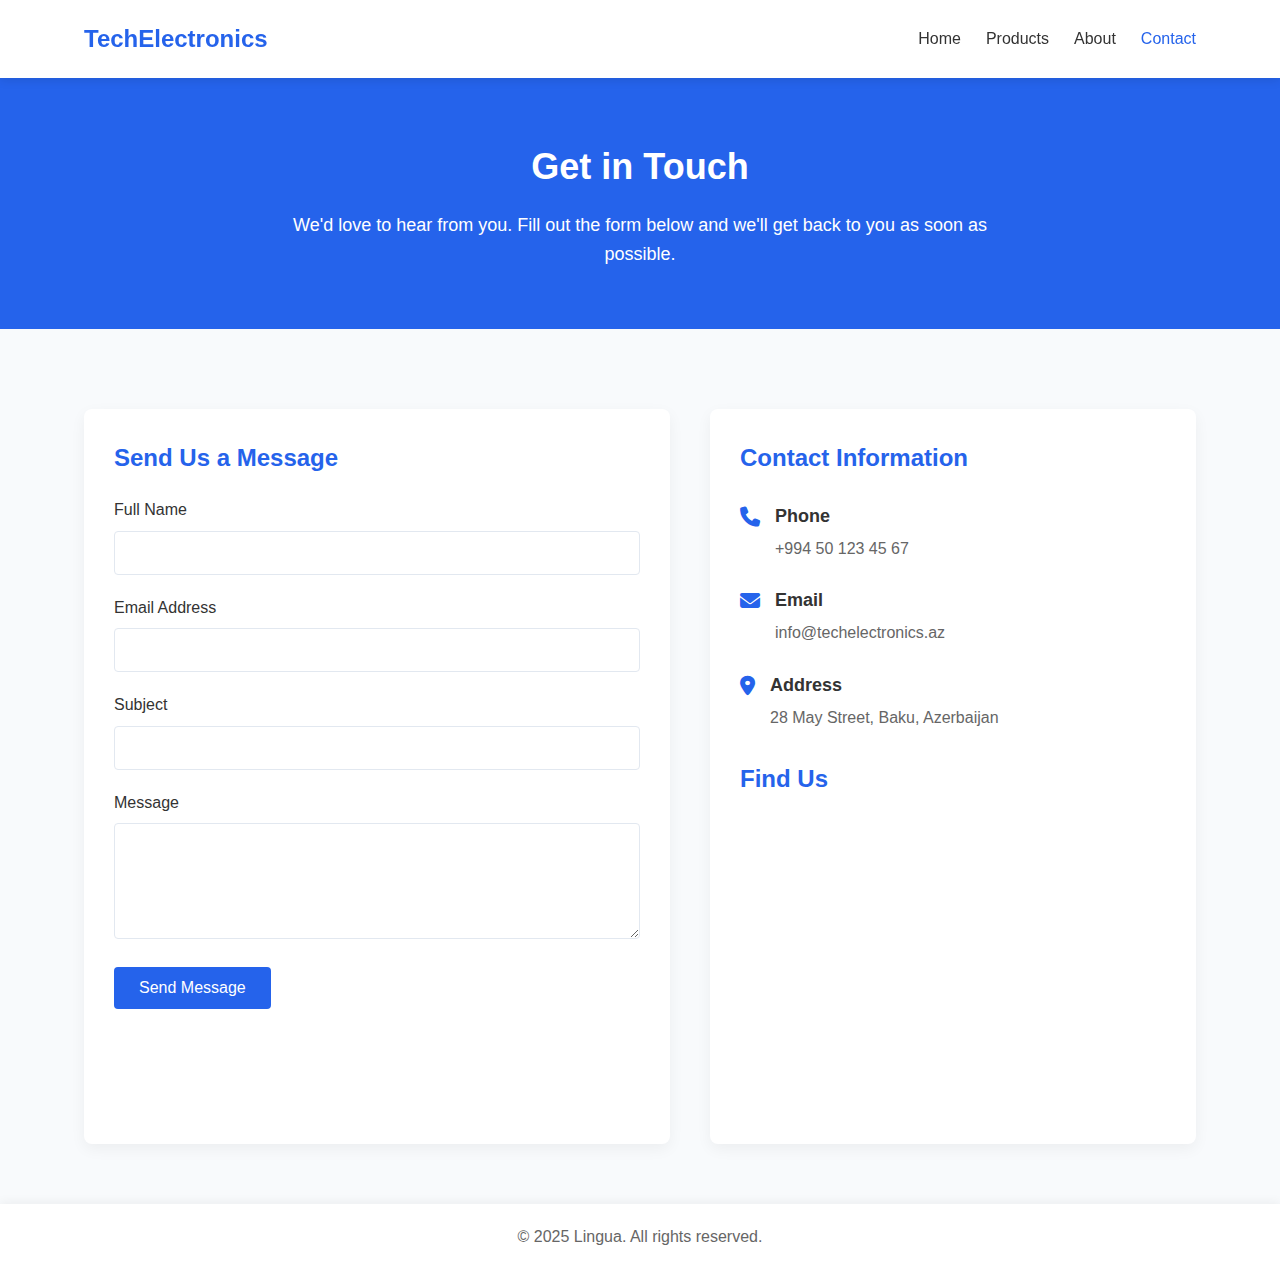
<file: contact/index.html>
<!DOCTYPE html>
<html lang="en">
<head>
    <meta charset="UTF-8">
    <meta name="viewport" content="width=device-width, initial-scale=1.0">
    <title>Contact Us - TechElectronics</title>
    <link rel="stylesheet" href="style.css">
    <link rel="stylesheet" href="https://cdnjs.cloudflare.com/ajax/libs/font-awesome/6.4.0/css/all.min.css">
</head>
<body>
    <header>
        <div class="container">
            <h1>TechElectronics</h1>
            <nav>
                <ul>
                    <li><a href="#">Home</a></li>
                    <li><a href="#">Products</a></li>
                    <li><a href="#">About</a></li>
                    <li><a href="#" class="active">Contact</a></li>
                </ul>
            </nav>
        </div>
    </header>

    <main>
        <section class="hero">
            <div class="container">
                <h2>Get in Touch</h2>
                <p>We'd love to hear from you. Fill out the form below and we'll get back to you as soon as possible.</p>
            </div>
        </section>

        <section class="contact-container">
            <div class="container">
                <div class="contact-wrapper">
                    <div class="contact-form">
                        <h3>Send Us a Message</h3>
                        <form id="contactForm">
                            <div class="form-group">
                                <label for="fullName">Full Name</label>
                                <input type="text" id="fullName" name="fullName" required>
                                <span class="error-message" id="nameError"></span>
                            </div>
                            <div class="form-group">
                                <label for="email">Email Address</label>
                                <input type="email" id="email" name="email" required>
                                <span class="error-message" id="emailError"></span>
                            </div>
                            <div class="form-group">
                                <label for="subject">Subject</label>
                                <input type="text" id="subject" name="subject" required>
                                <span class="error-message" id="subjectError"></span>
                            </div>
                            <div class="form-group">
                                <label for="message">Message</label>
                                <textarea id="message" name="message" rows="5" required></textarea>
                                <span class="error-message" id="messageError"></span>
                            </div>
                            <button type="submit" class="btn">Send Message</button>
                        </form>
                        <div id="successMessage" class="success-message hidden">
                            Thank you! Your message has been sent successfully. We'll get back to you soon.
                        </div>
                    </div>

                    <div class="contact-info">
                        <h3>Contact Information</h3>
                        <div class="info-item">
                            <i class="fas fa-phone"></i>
                            <div>
                                <h4>Phone</h4>
                                <p>+994 50 123 45 67</p>
                            </div>
                        </div>
                        <div class="info-item">
                            <i class="fas fa-envelope"></i>
                            <div>
                                <h4>Email</h4>
                                <p>info@techelectronics.az</p>
                            </div>
                        </div>
                        <div class="info-item">
                            <i class="fas fa-map-marker-alt"></i>
                            <div>
                                <h4>Address</h4>
                                <p>28 May Street, Baku, Azerbaijan</p>
                            </div>
                        </div>
                        
                        <div class="map-container">
                            <h3>Find Us</h3>
                            <div class="map">
                                <iframe 
                                    src="https://www.google.com/maps/embed?pb=!1m18!1m12!1m3!1d194473.42999295384!2d49.71487489543509!3d40.39476974010711!2m3!1f0!2f0!3f0!3m2!1i1024!2i768!4f13.1!3m3!1m2!1s0x40307d6bd6211cf9%3A0x343f6b5e7ae56c6b!2sBaku%2C%20Azerbaijan!5e0!3m2!1sen!2s!4v1695291183761!5m2!1sen!2s" 
                                    width="100%" 
                                    height="300" 
                                    style="border:0;" 
                                    allowfullscreen="" 
                                    loading="lazy" 
                                    referrerpolicy="no-referrer-when-downgrade">
                                </iframe>
                            </div>
                        </div>
                    </div>
                </div>
            </div>
        </section>
    </main>

    <footer>
        <div class="container">
            <p>&copy; 2025 Lingua. All rights reserved.</p>
        </div>
    </footer>

    <script src="script.js"></script>
</body>
</html>
</file>
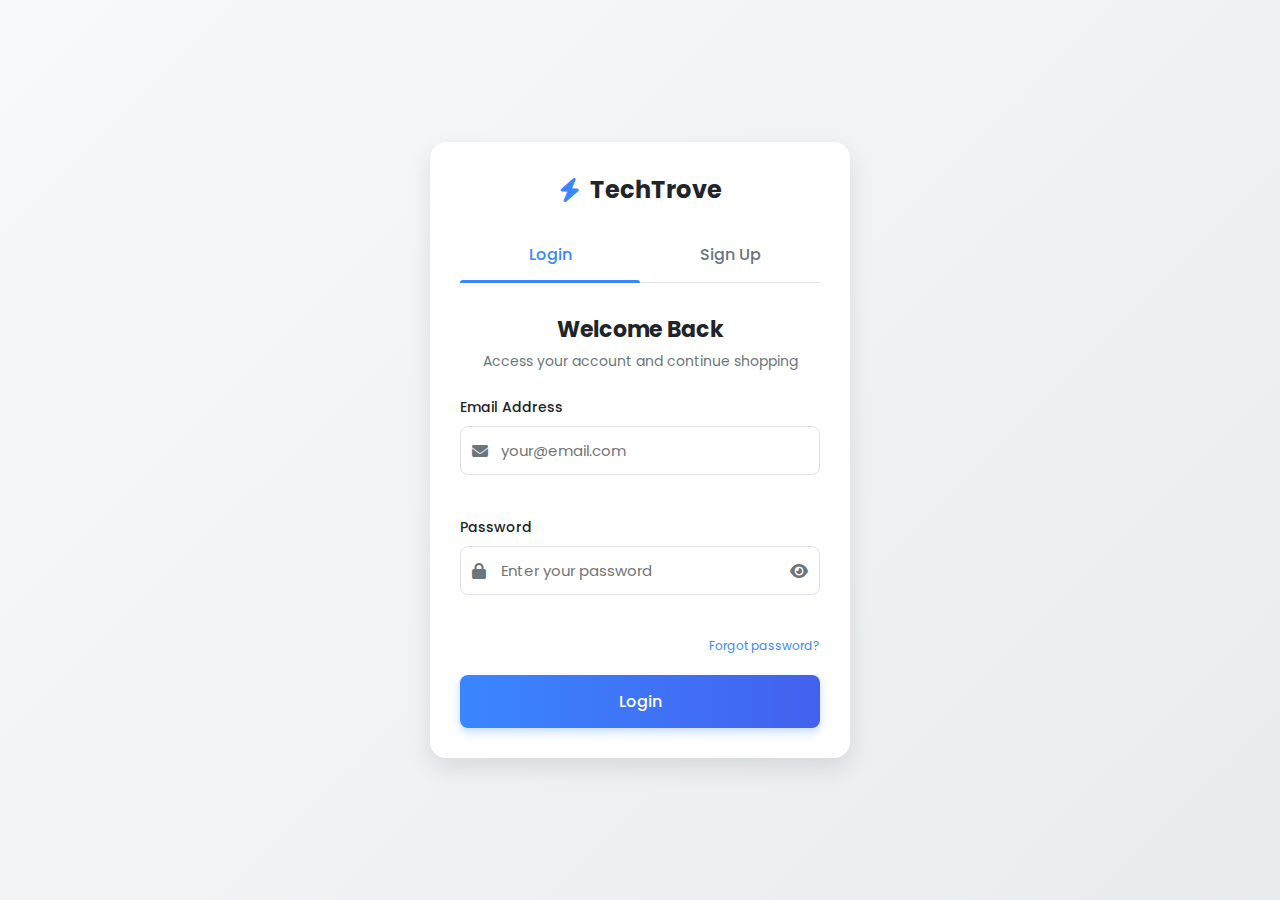
<file: register/index.html>
<!DOCTYPE html>
<html lang="en">

<head>
    <meta charset="UTF-8">
    <meta name="viewport" content="width=device-width, initial-scale=1.0">
    <title>TechTrove | Login & Signup</title>
    <link rel="stylesheet" href="style.css">
    <link rel="stylesheet" href="https://cdnjs.cloudflare.com/ajax/libs/font-awesome/6.2.0/css/all.min.css">
</head>

<body>
    <div class="container">
        <div class="form-container">
            <div class="logo">
                <i class="fas fa-bolt"></i>
                <h1>TechTrove</h1>
            </div>

            <div class="tabs">
                <button id="login-tab" class="tab active">Login</button>
                <button id="signup-tab" class="tab">Sign Up</button>
            </div>

            <div id="login-form" class="form active">
                <h2>Welcome Back</h2>
                <p>Access your account and continue shopping</p>

                <div class="input-group">
                    <label for="login-email">Email Address</label>
                    <div class="input-with-icon">
                        <i class="fas fa-envelope"></i>
                        <input type="email" id="login-email" placeholder="your@email.com" required>
                    </div>
                    <span class="error-message" id="login-email-error"></span>
                </div>

                <div class="input-group">
                    <label for="login-password">Password</label>
                    <div class="input-with-icon">
                        <i class="fas fa-lock"></i>
                        <input type="password" id="login-password" placeholder="Enter your password" required>
                        <i class="fas fa-eye toggle-password"></i>
                    </div>
                    <span class="error-message" id="login-password-error"></span>
                </div>

                <div class="forgot-password">
                    <a href="#">Forgot password?</a>
                </div>

                <button id="login-button" class="submit-button">Login</button>
            </div>

            <div id="signup-form" class="form">
                <h2>Create Account</h2>
                <p>Join TechTrove for exclusive deals</p>

                <div class="input-group">
                    <label for="signup-name">Full Name</label>
                    <div class="input-with-icon">
                        <i class="fas fa-user"></i>
                        <input type="text" id="signup-name" placeholder="John Doe" required>
                    </div>
                    <span class="error-message" id="signup-name-error"></span>
                </div>

                <div class="input-group">
                    <label for="signup-email">Email Address</label>
                    <div class="input-with-icon">
                        <i class="fas fa-envelope"></i>
                        <input type="email" id="signup-email" placeholder="your@email.com" required>
                    </div>
                    <span class="error-message" id="signup-email-error"></span>
                </div>

                <div class="input-group">
                    <label for="signup-password">Password</label>
                    <div class="input-with-icon">
                        <i class="fas fa-lock"></i>
                        <input type="password" id="signup-password" placeholder="Minimum 6 characters" required>
                        <i class="fas fa-eye toggle-password"></i>
                    </div>
                    <span class="error-message" id="signup-password-error"></span>
                </div>

                <div class="input-group">
                    <label for="signup-confirm-password">Confirm Password</label>
                    <div class="input-with-icon">
                        <i class="fas fa-lock"></i>
                        <input type="password" id="signup-confirm-password" placeholder="Re-enter password" required>
                        <i class="fas fa-eye toggle-password"></i>
                    </div>
                    <span class="error-message" id="signup-confirm-password-error"></span>
                </div>

                <button id="signup-button" class="submit-button">Create Account</button>
            </div>
        </div>
    </div>

    <div id="notification" class="notification">
        <span id="notification-message"></span>
        <i class="fas fa-times" id="notification-close"></i>
    </div>

    <script src="script.js"></script>
</body>

</html>
</file>
<file: contact/style.css>
:root {
    --primary-color: #2563eb;
    --secondary-color: #1e40af;
    --text-color: #333;
    --light-text: #666;
    --lighter-text: #999;
    --bg-color: #fff;
    --light-bg: #f8fafc;
    --border-color: #e2e8f0;
    --success-color: #10b981;
    --error-color: #ef4444;
    --transition: all 0.3s ease;
}

* {
    margin: 0;
    padding: 0;
    box-sizing: border-box;
}

body {
    font-family: 'Segoe UI', Tahoma, Geneva, Verdana, sans-serif;
    line-height: 1.6;
    color: var(--text-color);
    background-color: var(--light-bg);
}

.container {
    width: 90%;
    max-width: 1200px;
    margin: 0 auto;
    padding: 0 20px;
}


header {
    background-color: var(--bg-color);
    box-shadow: 0 2px 10px rgba(0, 0, 0, 0.1);
    padding: 20px 0;
    position: sticky;
    top: 0;
    z-index: 100;
}

header .container {
    display: flex;
    justify-content: space-between;
    align-items: center;
}

header h1 {
    color: var(--primary-color);
    font-size: 24px;
}

nav ul {
    display: flex;
    list-style: none;
}

nav ul li {
    margin-left: 25px;
}

nav ul li a {
    text-decoration: none;
    color: var(--text-color);
    font-weight: 500;
    transition: var(--transition);
}

nav ul li a:hover,
nav ul li a.active {
    color: var(--primary-color);
}


.hero {
    background-color: var(--primary-color);
    color: white;
    text-align: center;
    padding: 60px 0;
}

.hero h2 {
    font-size: 36px;
    margin-bottom: 15px;
}

.hero p {
    max-width: 700px;
    margin: 0 auto;
    font-size: 18px;
}


.contact-container {
    padding: 60px 0;
}

.contact-wrapper {
    display: flex;
    flex-wrap: wrap;
    gap: 40px;
    margin-top: 20px;
}


.contact-form {
    flex: 1 1 500px;
    background-color: var(--bg-color);
    padding: 30px;
    border-radius: 8px;
    box-shadow: 0 5px 15px rgba(0, 0, 0, 0.05);
}

.contact-form h3 {
    margin-bottom: 20px;
    color: var(--primary-color);
    font-size: 24px;
}

.form-group {
    margin-bottom: 20px;
}

.form-group label {
    display: block;
    margin-bottom: 8px;
    font-weight: 500;
}

.form-group input,
.form-group textarea {
    width: 100%;
    padding: 12px;
    border: 1px solid var(--border-color);
    border-radius: 4px;
    font-size: 16px;
    transition: var(--transition);
}

.form-group input:focus,
.form-group textarea:focus {
    border-color: var(--primary-color);
    outline: none;
    box-shadow: 0 0 0 3px rgba(37, 99, 235, 0.1);
}

.error-message {
    color: var(--error-color);
    font-size: 14px;
    margin-top: 5px;
    display: block;
}

.success-message {
    background-color: rgba(16, 185, 129, 0.1);
    color: var(--success-color);
    padding: 15px;
    border-radius: 4px;
    margin-top: 20px;
    text-align: center;
}

.hidden {
    display: none;
}

.btn {
    background-color: var(--primary-color);
    color: white;
    border: none;
    padding: 12px 25px;
    border-radius: 4px;
    cursor: pointer;
    font-size: 16px;
    font-weight: 500;
    transition: var(--transition);
}

.btn:hover {
    background-color: var(--secondary-color);
}


.contact-info {
    flex: 1 1 400px;
    background-color: var(--bg-color);
    padding: 30px;
    border-radius: 8px;
    box-shadow: 0 5px 15px rgba(0, 0, 0, 0.05);
}

.contact-info h3 {
    margin-bottom: 25px;
    color: var(--primary-color);
    font-size: 24px;
}

.info-item {
    display: flex;
    align-items: flex-start;
    margin-bottom: 25px;
}

.info-item i {
    font-size: 20px;
    color: var(--primary-color);
    margin-right: 15px;
    margin-top: 5px;
}

.info-item h4 {
    margin-bottom: 5px;
    font-size: 18px;
}

.info-item p {
    color: var(--light-text);
}


.map-container {
    margin-top: 30px;
}

.map-container h3 {
    margin-bottom: 15px;
}

.map {
    border-radius: 8px;
    overflow: hidden;
    height: 300px;
}

.map iframe {
    border: none;
    width: 100%;
    height: 100%;
}


footer {
    background-color: var(--bg-color);
    color: var(--light-text);
    text-align: center;
    padding: 20px 0;
    box-shadow: 0 -2px 10px rgba(0, 0, 0, 0.05);
}


@media (max-width: 768px) {
    header .container {
        flex-direction: column;
    }
    
    nav ul {
        margin-top: 15px;
    }
    
    nav ul li {
        margin-left: 15px;
        margin-right: 15px;
    }
    
    .hero {
        padding: 40px 0;
    }
    
    .hero h2 {
        font-size: 28px;
    }
    
    .contact-wrapper {
        flex-direction: column;
    }
    
    .contact-form, .contact-info {
        flex: 1 1 100%;
    }
}

@media (max-width: 576px) {
    .container {
        padding: 0 15px;
    }
    
    nav ul {
        flex-wrap: wrap;
        justify-content: center;
    }
    
    .hero h2 {
        font-size: 24px;
    }
    
    .contact-form, .contact-info {
        padding: 20px;
    }
}
</file>
<file: register/style.css>
@import url('https://fonts.googleapis.com/css2?family=Poppins:wght@300;400;500;600;700&display=swap');

:root {
    --primary: #3a86ff;
    --secondary: #4361ee;
    --accent: #4cc9f0;
    --background: #f8f9fa;
    --card-bg: #ffffff;
    --text: #212529;
    --text-light: #6c757d;
    --danger: #e63946;
    --success: #38b000;
    --border: #dee2e6;
    --shadow: rgba(0, 0, 0, 0.1);
}

* {
    margin: 0;
    padding: 0;
    box-sizing: border-box;
    font-family: 'Poppins', sans-serif;
}

body {
    background: linear-gradient(135deg, var(--background), #e9ecef);
    min-height: 100vh;
    display: flex;
    justify-content: center;
    align-items: center;
    color: var(--text);
    padding: 20px;
}

.container {
    width: 100%;
    max-width: 420px;
    animation: fadeIn 0.5s ease-out;
}

.form-container {
    background-color: var(--card-bg);
    border-radius: 16px;
    box-shadow: 0 10px 25px var(--shadow);
    padding: 30px;
    overflow: hidden;
}

.logo {
    display: flex;
    align-items: center;
    justify-content: center;
    margin-bottom: 20px;
}

.logo i {
    font-size: 24px;
    color: var(--primary);
    margin-right: 10px;
}

.logo h1 {
    font-size: 24px;
    font-weight: 700;
    color: var(--text);
}

.tabs {
    display: flex;
    margin-bottom: 30px;
    border-bottom: 1px solid var(--border);
}

.tab {
    flex: 1;
    padding: 15px 0;
    background: none;
    border: none;
    cursor: pointer;
    font-size: 16px;
    font-weight: 500;
    color: var(--text-light);
    transition: all 0.3s ease;
    position: relative;
}

.tab.active {
    color: var(--primary);
}

.tab.active::after {
    content: '';
    position: absolute;
    bottom: -1px;
    left: 0;
    width: 100%;
    height: 3px;
    background-color: var(--primary);
    border-radius: 3px 3px 0 0;
}

.form {
    display: none;
    opacity: 0;
    transform: translateY(20px);
    transition: all 0.3s ease;
}

.form.active {
    display: block;
    opacity: 1;
    transform: translateY(0);
}

h2 {
    font-size: 22px;
    margin-bottom: 5px;
    text-align: center;
}

.form p {
    font-size: 14px;
    color: var(--text-light);
    margin-bottom: 25px;
    text-align: center;
}

.input-group {
    margin-bottom: 20px;
}

.input-group label {
    display: block;
    font-size: 14px;
    font-weight: 500;
    margin-bottom: 8px;
}

.input-with-icon {
    position: relative;
}

.input-with-icon i {
    position: absolute;
    left: 12px;
    top: 50%;
    transform: translateY(-50%);
    color: var(--text-light);
}

.input-with-icon .toggle-password {
    left: auto;
    right: 12px;
    cursor: pointer;
}

input {
    width: 100%;
    padding: 12px 12px 12px 40px;
    border: 1px solid var(--border);
    border-radius: 8px;
    font-size: 15px;
    transition: all 0.3s;
}

input:focus {
    border-color: var(--primary);
    outline: none;
    box-shadow: 0 0 0 3px rgba(58, 134, 255, 0.2);
}

.error-message {
    display: block;
    color: var(--danger);
    font-size: 12px;
    margin-top: 5px;
    min-height: 17px;
}

.forgot-password {
    display: flex;
    justify-content: flex-end;
    margin-bottom: 20px;
}

.forgot-password a {
    font-size: 12px;
    color: var(--primary);
    text-decoration: none;
}

.submit-button {
    width: 100%;
    padding: 14px;
    background: linear-gradient(90deg, var(--primary), var(--secondary));
    color: white;
    border: none;
    border-radius: 8px;
    font-size: 16px;
    font-weight: 500;
    cursor: pointer;
    transition: all 0.3s;
    box-shadow: 0 4px 10px rgba(58, 134, 255, 0.3);
}

.submit-button:hover {
    transform: translateY(-2px);
    box-shadow: 0 6px 15px rgba(58, 134, 255, 0.4);
}

.notification {
    position: fixed;
    top: 20px;
    right: -300px;
    background-color: white;
    border-left: 4px solid;
    border-radius: 4px;
    padding: 15px 20px;
    box-shadow: 0 5px 15px var(--shadow);
    display: flex;
    align-items: center;
    justify-content: space-between;
    min-width: 280px;
    transition: right 0.3s ease;
}

.notification.success {
    border-left-color: var(--success);
}

.notification.error {
    border-left-color: var(--danger);
}

.notification.show {
    right: 20px;
}

#notification-close {
    cursor: pointer;
    color: var(--text-light);
}

@media (max-width: 480px) {
    .form-container {
        padding: 20px;
        border-radius: 12px;
    }

    .container {
        max-width: 100%;
    }

    .notification {
        max-width: 90%;
    }
}

@keyframes fadeIn {
    from {
        opacity: 0;
        transform: translateY(30px);
    }

    to {
        opacity: 1;
        transform: translateY(0);
    }
}
</file>
